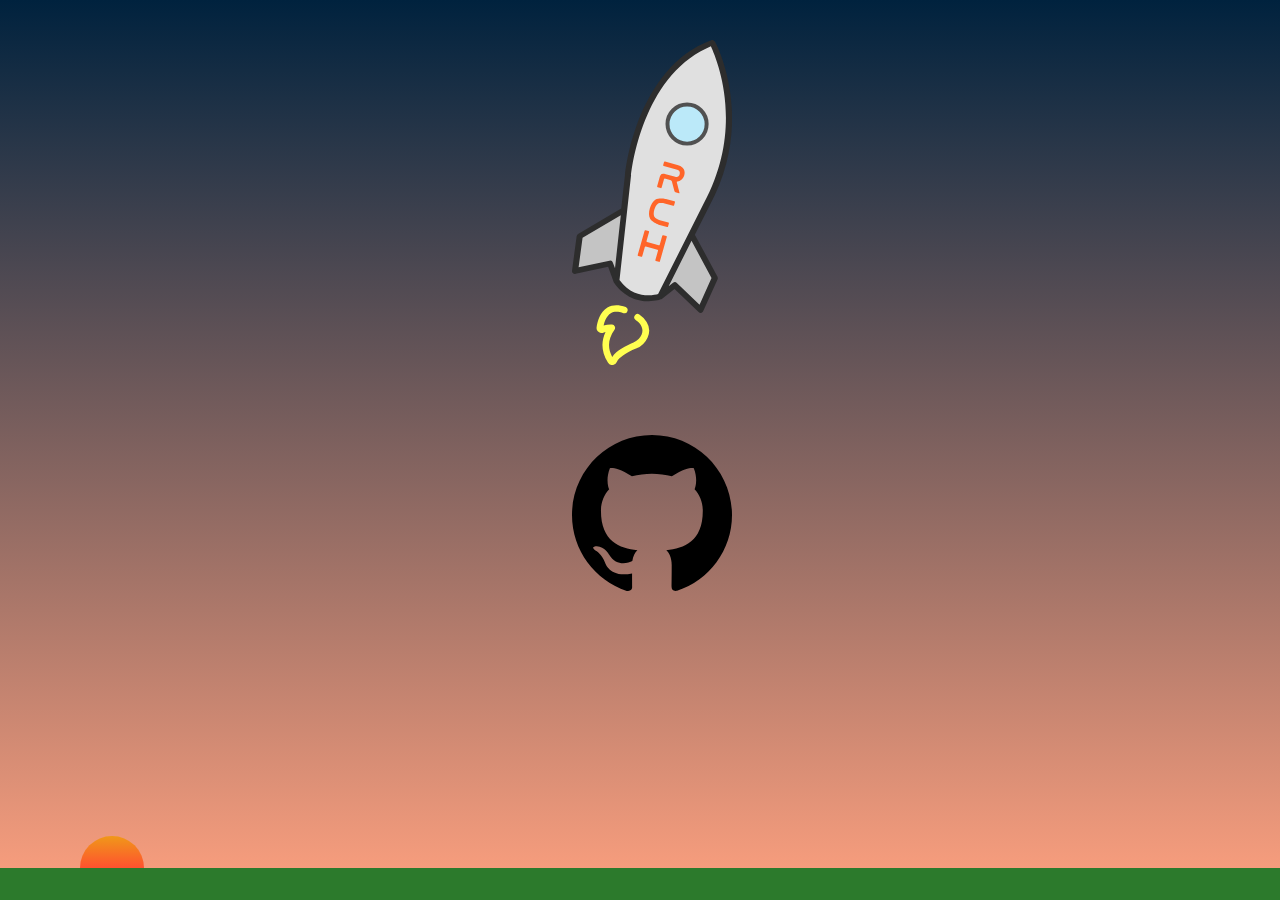
<file: index.html>
<!DOCTYPE html>
<html lang="en" dir="ltr">
  <head>
    <meta charset="utf-8" />
    <title>RCH</title>
    <link rel="shortcut icon" type="image/x-icon" href="assets/favicon.ico" />
    <link rel="stylesheet" href="styles.css" />
  </head>
  <body>
    <canvas id="stars"></canvas>
    <div class="container">
      <div class="service">
        <a href="https://rchillard.com/"
          ><img src="assets/logo.svg" alt="Blog logo"
        /></a>
      </div>
      <div class="service">
        <a href="https://github.com/rchillard"
          ><img src="assets/github.svg" alt="GitHub logo"
        /></a>
      </div>
      <div class="service unlaunched">
        <a href="https://www.npmjs.com/~rchillard"
          ><img src="assets/npm.svg" alt="NPM logo"
        /></a>
      </div>
      <div class="service unlaunched">
        <a href="https://hub.docker.com/u/rchillard/"
          ><img src="assets/docker.svg" alt="Docker logo"
        /></a>
      </div>
      <div class="service unlaunched">
        <a href="https://trello.com"
          ><img src="assets/trello.svg" alt="Trello logo"
        /></a>
      </div>
    </div>
    <canvas id="sunrise" height="32" width="150"></canvas>
    <canvas id="sunset" height="32" width="150"></canvas>
    <div class="footer"></div>
    <script src="scripts.js"></script>
  </body>
</html>
</file>
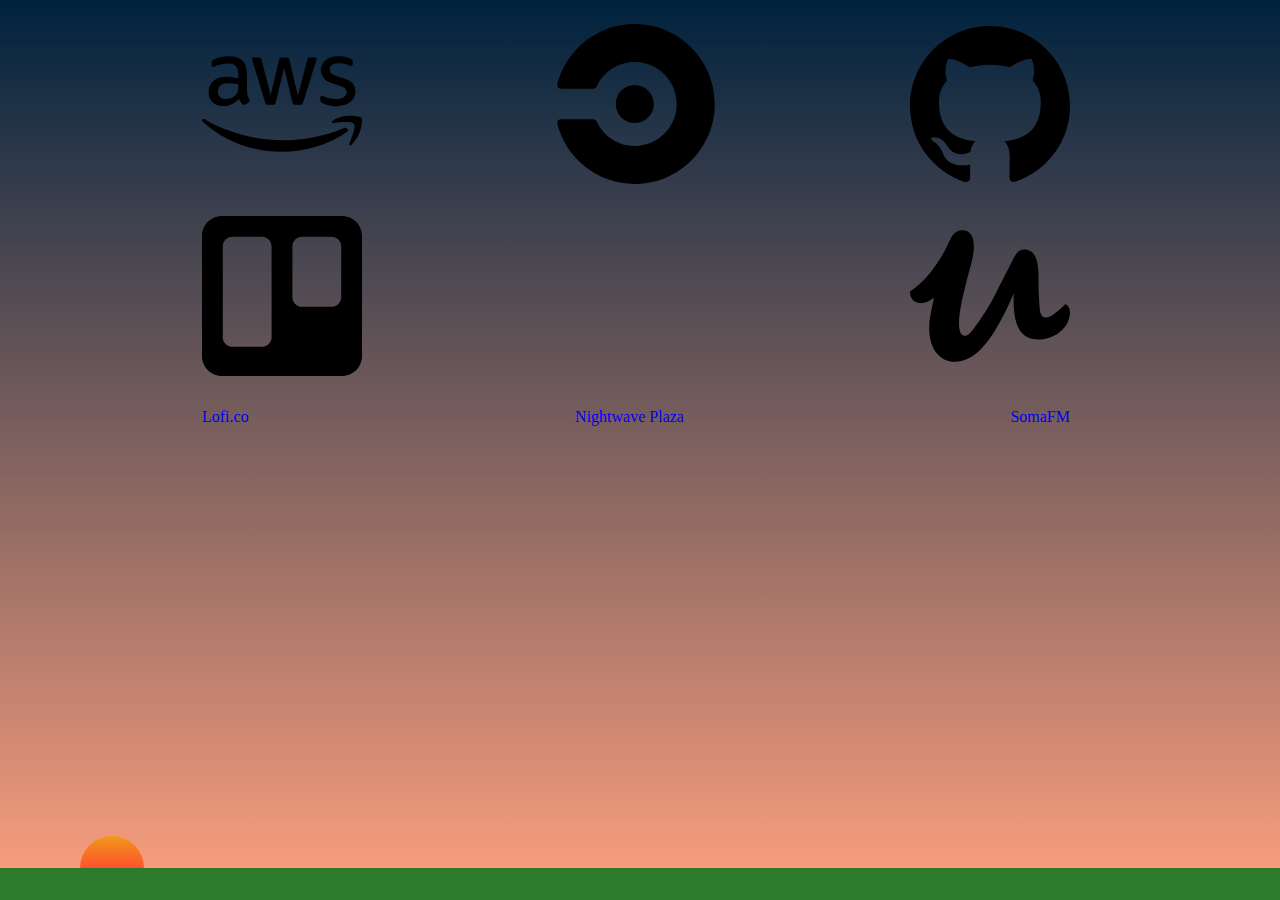
<file: focus.html>
<!DOCTYPE html>
<html lang="en" dir="ltr">
  <head>
    <meta charset="utf-8">
    <title>RCH</title>
    <link rel="shortcut icon" type="image/x-icon" href="assets/favicon.ico">
    <link rel="stylesheet" href="styles.css">
  </head>
  <body>
    <canvas id="stars"></canvas>
    <div class="container">
      <div class="flex">
        <a href="https://console.aws.amazon.com/console/home"><div class="logo logo-aws"></div></a>
        <a href="https://circleci.com/dashboard"><div class="logo logo-circleci"></div></a>
        <a href="https://github.com/rchillard?tab=repositories"><div class="logo logo-github"></div></a>
      </div>
      <div class="flex">
        <a href="https://trello.com/b/BpOtOAab/learn-code"><div class="logo logo-trello"></div></a>
        <a href="https://www.udemy.com/home/my-courses/collections/"><div class="logo logo-udemy"></div></a>
      </div>
      <div class="flex">
        <a href="https://lofi.co/">Lofi.co</a>
        <a href="https://plaza.one/">Nightwave Plaza</a>
        <a href="https://somafm.com/">SomaFM</a>
      </div>
      <div class="test"></div>
    </div>
    <canvas id="sunrise" height="32" width="150"></canvas>
    <canvas id="sunset" height="32" width="150"></canvas>
    <div class="footer"></div>
  <script src="scripts.js"></script>
  </body>
</html>
</file>
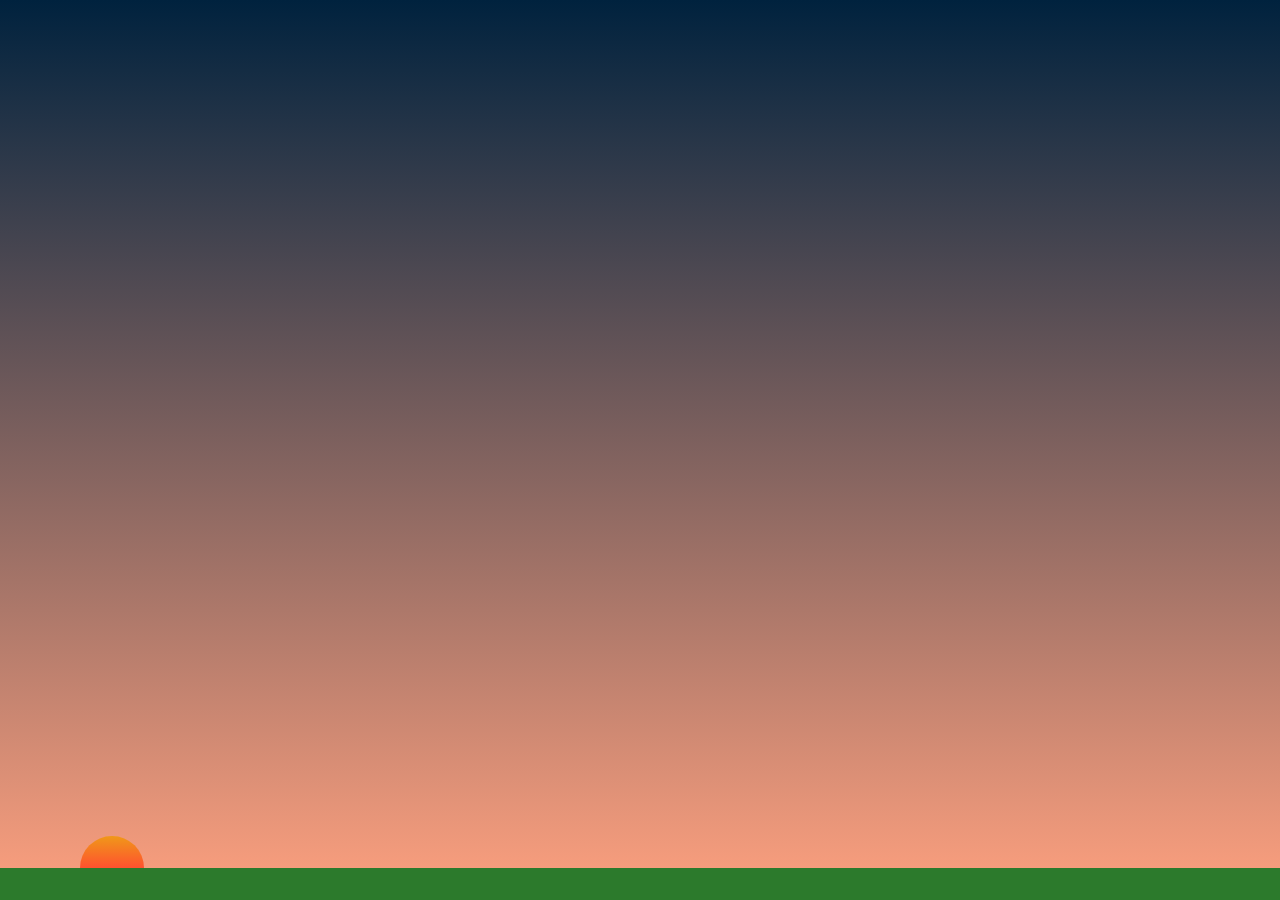
<file: sky.html>
<!DOCTYPE html>
<html lang="en" dir="ltr">
  <head>
    <meta charset="utf-8">
    <title>RCH</title>
    <link rel="shortcut icon" type="image/x-icon" href="assets/favicon.ico">
    <link rel="stylesheet" href="styles.css">
  </head>
  <body>
    <canvas id="stars"></canvas>
    <canvas id="sunrise" height="32" width="150"></canvas>
    <canvas id="sunset" height="32" width="150"></canvas>
    <div class="footer"></div>
  <script src="scripts.js"></script>
  </body>
</html>
</file>
<file: styles.css>
html {
  min-height: 100%;
}

a {
  padding: 1rem;
  text-decoration: none;
}

body {
  font-family: 'Lobster', serif;
  margin-left: 0;
}

img:hover {
  transform: scale(1.1);
}

.container {
  margin: 0 auto;
  max-width: 900px;
}

.flex {
  display: flex;
  justify-content: space-between;
}

.service {
  margin: 0 auto;
  padding: 2rem;
  width: 10rem;
}

.footer {
  background: rgb(44, 122, 44);
  bottom: 0px;
  height: 2rem;
  position: absolute;
  width: 100%;
}

.logo {
  background-color: black;
  height: 6rem;
  margin: 0 auto 0 auto;
  padding: 2rem;
  width: 6rem;
}

.logo:hover {
  transform: scale(1.1);
}

.logo-aws {
  -webkit-mask-image: url(assets/aws.svg);
  mask-image: url(assets/aws.svg);
}

.logo-aws:hover {
  background-color: #FF9900;
}

.logo-circleci {
  -webkit-mask-image: url(assets/circleci.svg);
  mask-image: url(assets/circleci.svg);
}

.logo-circleci:hover {
  background: #FEAC5E;  /* fallback for old browsers */
  background: -webkit-linear-gradient(to top, #4BC0C8, #C779D0, #FEAC5E);  /* Chrome 10-25, Safari 5.1-6 */
  background: linear-gradient(to top, #4BC0C8, #C779D0, #FEAC5E); /* W3C, IE 10+/ Edge, Firefox 16+, Chrome 26+, Opera 12+, Safari 7+ */  
}

.logo-github {
  -webkit-mask-image: url(assets/github.svg);
  mask-image: url(assets/github.svg);
}

.logo-github:hover {
  background-color: white
}

.logo-trello {
  -webkit-mask-image: url(assets/trello.svg);
  mask-image: url(assets/trello.svg);
}

.logo-trello:hover {
  background-color: #026aa7;
}

.logo-udemy {
  -webkit-mask-image: url(assets/udemy.svg);
  mask-image: url(assets/udemy.svg);
}

.logo-udemy:hover {
  background-color: #EC5252;
}

.unlaunched {
  display: none;
}

/* BACKGROUNDS */

.day {
  background: #83a4d4;  /* fallback for old browsers */
  background: -webkit-linear-gradient(to bottom, #83a4d4, #b6fbff);  /* Chrome 10-25, Safari 5.1-6 */
  background: linear-gradient(to bottom, #83a4d4, #b6fbff); /* W3C, IE 10+/ Edge, Firefox 16+, Chrome 26+, Opera 12+, Safari 7+ */
}

.dawn {
  background: #FFA17F;  /* fallback for old browsers */
  background: -webkit-linear-gradient(to bottom, #00223E, #FFA17F);  /* Chrome 10-25, Safari 5.1-6 */
  background: linear-gradient(to bottom, #00223E, #FFA17F); /* W3C, IE 10+/ Edge, Firefox 16+, Chrome 26+, Opera 12+, Safari 7+ */
}

.dusk {
  background: #F0C27B;  /* fallback for old browsers */
  background: -webkit-linear-gradient(to bottom, #4B1248, #F0C27B);  /* Chrome 10-25, Safari 5.1-6 */
  background: linear-gradient(to bottom, #4B1248, #F0C27B); /* W3C, IE 10+/ Edge, Firefox 16+, Chrome 26+, Opera 12+, Safari 7+ */
}

.night {
  background: #283048;  /* fallback for old browsers */
  background: -webkit-linear-gradient(to top, #859398, #283048);  /* Chrome 10-25, Safari 5.1-6 */
  background: linear-gradient(to top, #859398, #283048); /* W3C, IE 10+/ Edge, Firefox 16+, Chrome 26+, Opera 12+, Safari 7+ */
}

#stars {
  position: absolute;
  width: 99%;
  height: 99%;
  overflow: hidden;
  z-index: -1;
}

#sunrise {
  bottom: 2rem;
  margin: 0 5rem;
  position: absolute;
}

#sunset {
  bottom: 2rem;
  margin: 0 5rem;
  right: 5rem;
  position: absolute;
}

/* Extra small devices (phones, 600px and down) */
@media only screen and (max-width: 600px) {
  .flex {
    flex-direction: column;
  }

}
</file>
